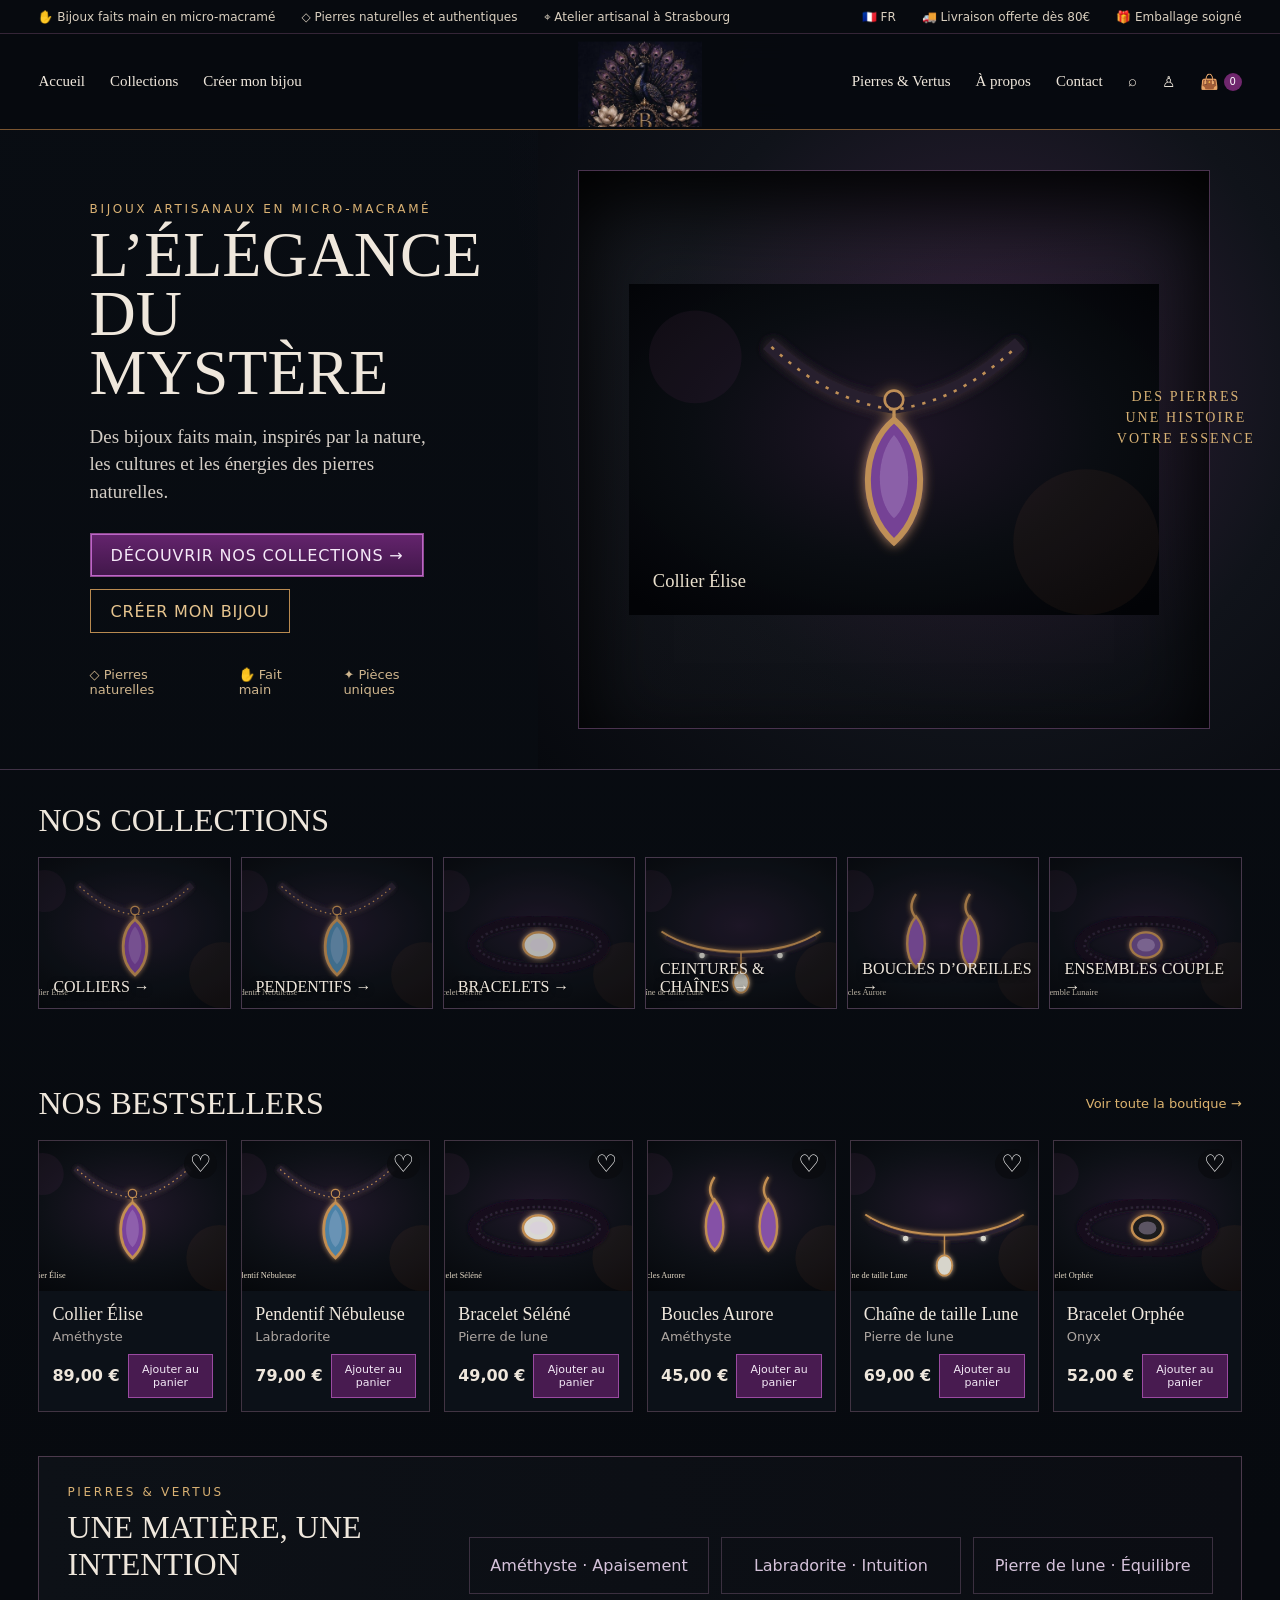
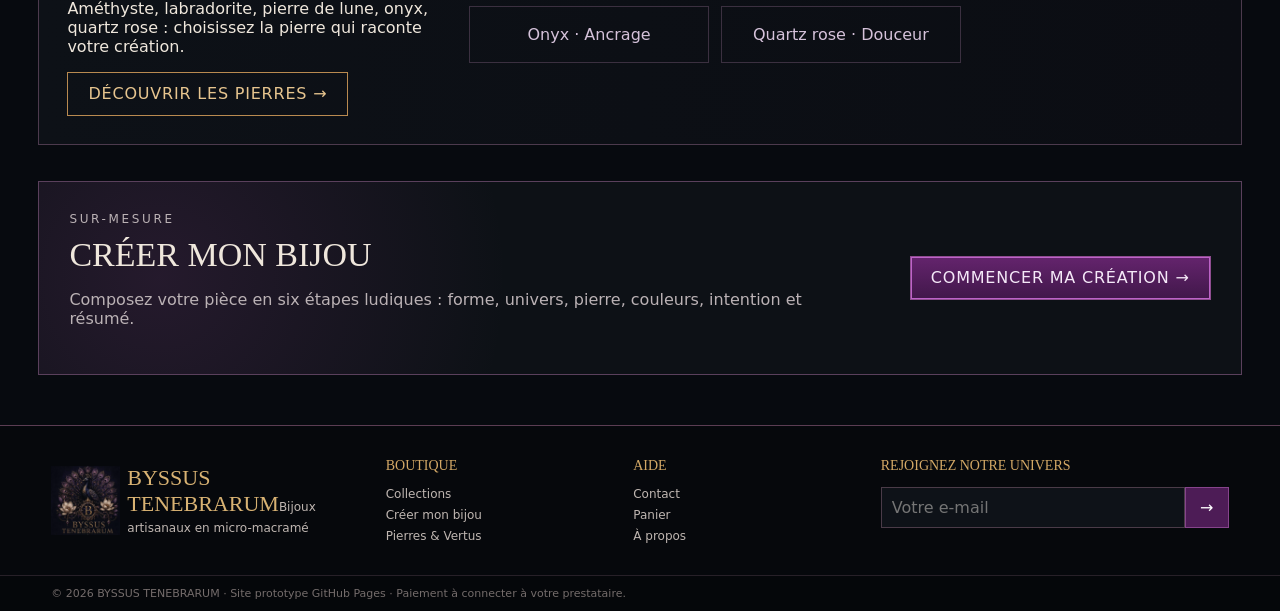
<file: index.html>
<!doctype html>
<html lang="fr">
<head>
<meta charset="utf-8">
<meta name="viewport" content="width=device-width,initial-scale=1">
<title>Accueil · Byssus Tenebrarum</title>
<meta name="description" content="Bijoux artisanaux en micro-macramé, pierres naturelles et créations personnalisées.">
<link rel="stylesheet" href="css/style.css">

</head>
<body>

<div class="utility">
  <span>✋ Bijoux faits main en micro-macramé</span>
  <span>◇ Pierres naturelles et authentiques</span>
  <span>⌖ Atelier artisanal à Strasbourg</span>
  <span class="spacer"></span>
  <span>🇫🇷 FR</span><span>🚚 Livraison offerte dès 80€</span><span>🎁 Emballage soigné</span>
</div>
<header class="site-header">
  <nav class="nav left-nav">
    <a href="index.html">Accueil</a>
    <a href="collections.html">Collections</a>
    <a href="creation.html">Créer mon bijou</a>
  </nav>
  <a class="brand" href="index.html" aria-label="Byssus Tenebrarum">
    <img src="assets/logo/byssus-tenebrarum-logo.jpg" alt="Logo Byssus Tenebrarum">
  </a>
  <nav class="nav right-nav">
    <a href="pierres.html">Pierres & Vertus</a>
    <a href="apropos.html">À propos</a>
    <a href="contact.html">Contact</a>
    <a href="collections.html" aria-label="Recherche">⌕</a>
    <a href="#" aria-label="Compte">♙</a>
    <a href="cart.html" class="cart-link" aria-label="Panier">👜 <b id="cartCount">0</b></a>
  </nav>
</header>

<main>
<section class="hero">
  <div class="hero-copy">
    <p class="eyebrow">BIJOUX ARTISANAUX EN MICRO-MACRAMÉ</p>
    <h1>L’élégance<br>du mystère</h1>
    <p>Des bijoux faits main, inspirés par la nature, les cultures et les énergies des pierres naturelles.</p>
    <div class="actions"><a class="btn primary" href="collections.html">Découvrir nos collections →</a><a class="btn ghost" href="creation.html">Créer mon bijou</a></div>
    <div class="trust-row"><span>◇ Pierres naturelles</span><span>✋ Fait main</span><span>✦ Pièces uniques</span></div>
  </div>
  <div class="hero-art">
    <div class="jewel-stage"><img src="assets/products/collier-elise.svg" alt="Collier Élise"></div>
    <div class="motto">DES PIERRES<br>UNE HISTOIRE<br>VOTRE ESSENCE</div>
  </div>
</section>

<section class="section">
  <div class="section-title"><h2>Nos collections</h2></div>
  <div class="category-grid">
    <a class="category-card" href="collections.html?cat=Colliers"><img src="assets/products/collier-elise.svg"><span>Colliers →</span></a>
    <a class="category-card" href="collections.html?cat=Pendentifs"><img src="assets/products/pendentif-nebuleuse.svg"><span>Pendentifs →</span></a>
    <a class="category-card" href="collections.html?cat=Bracelets"><img src="assets/products/bracelet-solene.svg"><span>Bracelets →</span></a>
    <a class="category-card" href="collections.html?cat=Ceintures"><img src="assets/products/chaine-lune.svg"><span>Ceintures & chaînes →</span></a>
    <a class="category-card" href="collections.html?cat=Boucles"><img src="assets/products/boucles-aurore.svg"><span>Boucles d’oreilles →</span></a>
    <a class="category-card" href="collections.html?cat=Couple"><img src="assets/products/ensemble-lunaire.svg"><span>Ensembles couple →</span></a>
  </div>
</section>

<section class="section">
  <div class="section-title"><h2>Nos bestsellers</h2><a href="collections.html">Voir toute la boutique →</a></div>
  <div id="homeProducts" class="product-grid compact"></div>
</section>

<section class="stones-band">
  <div><p class="eyebrow">PIERRES & VERTUS</p><h2>Une matière, une intention</h2><p>Améthyste, labradorite, pierre de lune, onyx, quartz rose : choisissez la pierre qui raconte votre création.</p><a class="btn ghost" href="pierres.html">Découvrir les pierres →</a></div>
  <div class="stone-pills"><span>Améthyste · Apaisement</span><span>Labradorite · Intuition</span><span>Pierre de lune · Équilibre</span><span>Onyx · Ancrage</span><span>Quartz rose · Douceur</span></div>
</section>

<section class="custom-cta">
  <div><p class="eyebrow">SUR-MESURE</p><h2>Créer mon bijou</h2><p>Composez votre pièce en six étapes ludiques : forme, univers, pierre, couleurs, intention et résumé.</p></div>
  <a class="btn primary" href="creation.html">Commencer ma création →</a>
</section>
</main>

<footer class="footer">
  <div class="footer-brand">
    <img src="assets/logo/byssus-tenebrarum-logo.jpg" alt="">
    <div><strong>BYSSUS TENEBRARUM</strong><small>Bijoux artisanaux en micro-macramé</small></div>
  </div>
  <div><h4>Boutique</h4><a href="collections.html">Collections</a><a href="creation.html">Créer mon bijou</a><a href="pierres.html">Pierres & Vertus</a></div>
  <div><h4>Aide</h4><a href="contact.html">Contact</a><a href="cart.html">Panier</a><a href="apropos.html">À propos</a></div>
  <div><h4>Rejoignez notre univers</h4><form class="newsletter" onsubmit="event.preventDefault(); alert('Merci ! Votre inscription a été prise en compte.');"><input type="email" placeholder="Votre e-mail" required><button>→</button></form></div>
</footer>
<div class="legal">© 2026 BYSSUS TENEBRARUM · Site prototype GitHub Pages · Paiement à connecter à votre prestataire.</div>

<script src="js/main.js"></script>
<script src="js/cart.js"></script>
<script src="js/home.js"></script>
</body>
</html>
</file>
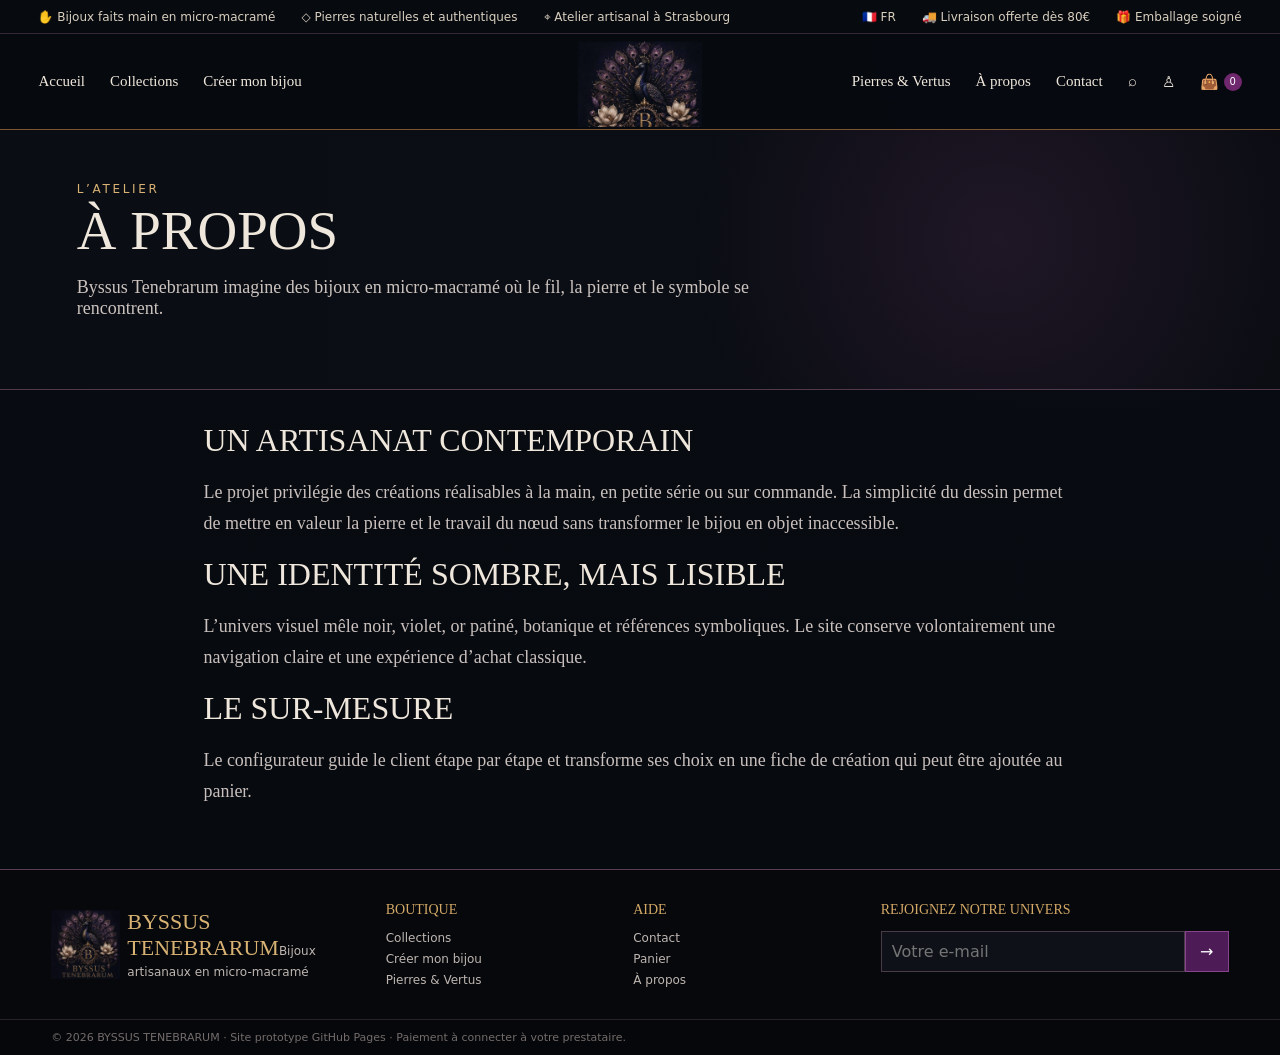
<file: apropos.html>
<!doctype html>
<html lang="fr">
<head>
<meta charset="utf-8">
<meta name="viewport" content="width=device-width,initial-scale=1">
<title>À propos · Byssus Tenebrarum</title>
<meta name="description" content="Bijoux artisanaux en micro-macramé, pierres naturelles et créations personnalisées.">
<link rel="stylesheet" href="css/style.css">

</head>
<body>

<div class="utility">
  <span>✋ Bijoux faits main en micro-macramé</span>
  <span>◇ Pierres naturelles et authentiques</span>
  <span>⌖ Atelier artisanal à Strasbourg</span>
  <span class="spacer"></span>
  <span>🇫🇷 FR</span><span>🚚 Livraison offerte dès 80€</span><span>🎁 Emballage soigné</span>
</div>
<header class="site-header">
  <nav class="nav left-nav">
    <a href="index.html">Accueil</a>
    <a href="collections.html">Collections</a>
    <a href="creation.html">Créer mon bijou</a>
  </nav>
  <a class="brand" href="index.html" aria-label="Byssus Tenebrarum">
    <img src="assets/logo/byssus-tenebrarum-logo.jpg" alt="Logo Byssus Tenebrarum">
  </a>
  <nav class="nav right-nav">
    <a href="pierres.html">Pierres & Vertus</a>
    <a href="apropos.html">À propos</a>
    <a href="contact.html">Contact</a>
    <a href="collections.html" aria-label="Recherche">⌕</a>
    <a href="#" aria-label="Compte">♙</a>
    <a href="cart.html" class="cart-link" aria-label="Panier">👜 <b id="cartCount">0</b></a>
  </nav>
</header>

<main>
<section class="page-hero"><div><p class="eyebrow">L’ATELIER</p><h1>À propos</h1><p>Byssus Tenebrarum imagine des bijoux en micro-macramé où le fil, la pierre et le symbole se rencontrent.</p></div></section>
<section class="section prose">
<h2>Un artisanat contemporain</h2>
<p>Le projet privilégie des créations réalisables à la main, en petite série ou sur commande. La simplicité du dessin permet de mettre en valeur la pierre et le travail du nœud sans transformer le bijou en objet inaccessible.</p>
<h2>Une identité sombre, mais lisible</h2>
<p>L’univers visuel mêle noir, violet, or patiné, botanique et références symboliques. Le site conserve volontairement une navigation claire et une expérience d’achat classique.</p>
<h2>Le sur-mesure</h2>
<p>Le configurateur guide le client étape par étape et transforme ses choix en une fiche de création qui peut être ajoutée au panier.</p>
</section>
</main>

<footer class="footer">
  <div class="footer-brand">
    <img src="assets/logo/byssus-tenebrarum-logo.jpg" alt="">
    <div><strong>BYSSUS TENEBRARUM</strong><small>Bijoux artisanaux en micro-macramé</small></div>
  </div>
  <div><h4>Boutique</h4><a href="collections.html">Collections</a><a href="creation.html">Créer mon bijou</a><a href="pierres.html">Pierres & Vertus</a></div>
  <div><h4>Aide</h4><a href="contact.html">Contact</a><a href="cart.html">Panier</a><a href="apropos.html">À propos</a></div>
  <div><h4>Rejoignez notre univers</h4><form class="newsletter" onsubmit="event.preventDefault(); alert('Merci ! Votre inscription a été prise en compte.');"><input type="email" placeholder="Votre e-mail" required><button>→</button></form></div>
</footer>
<div class="legal">© 2026 BYSSUS TENEBRARUM · Site prototype GitHub Pages · Paiement à connecter à votre prestataire.</div>

<script src="js/main.js"></script>
<script src="js/cart.js"></script>

</body>
</html>
</file>
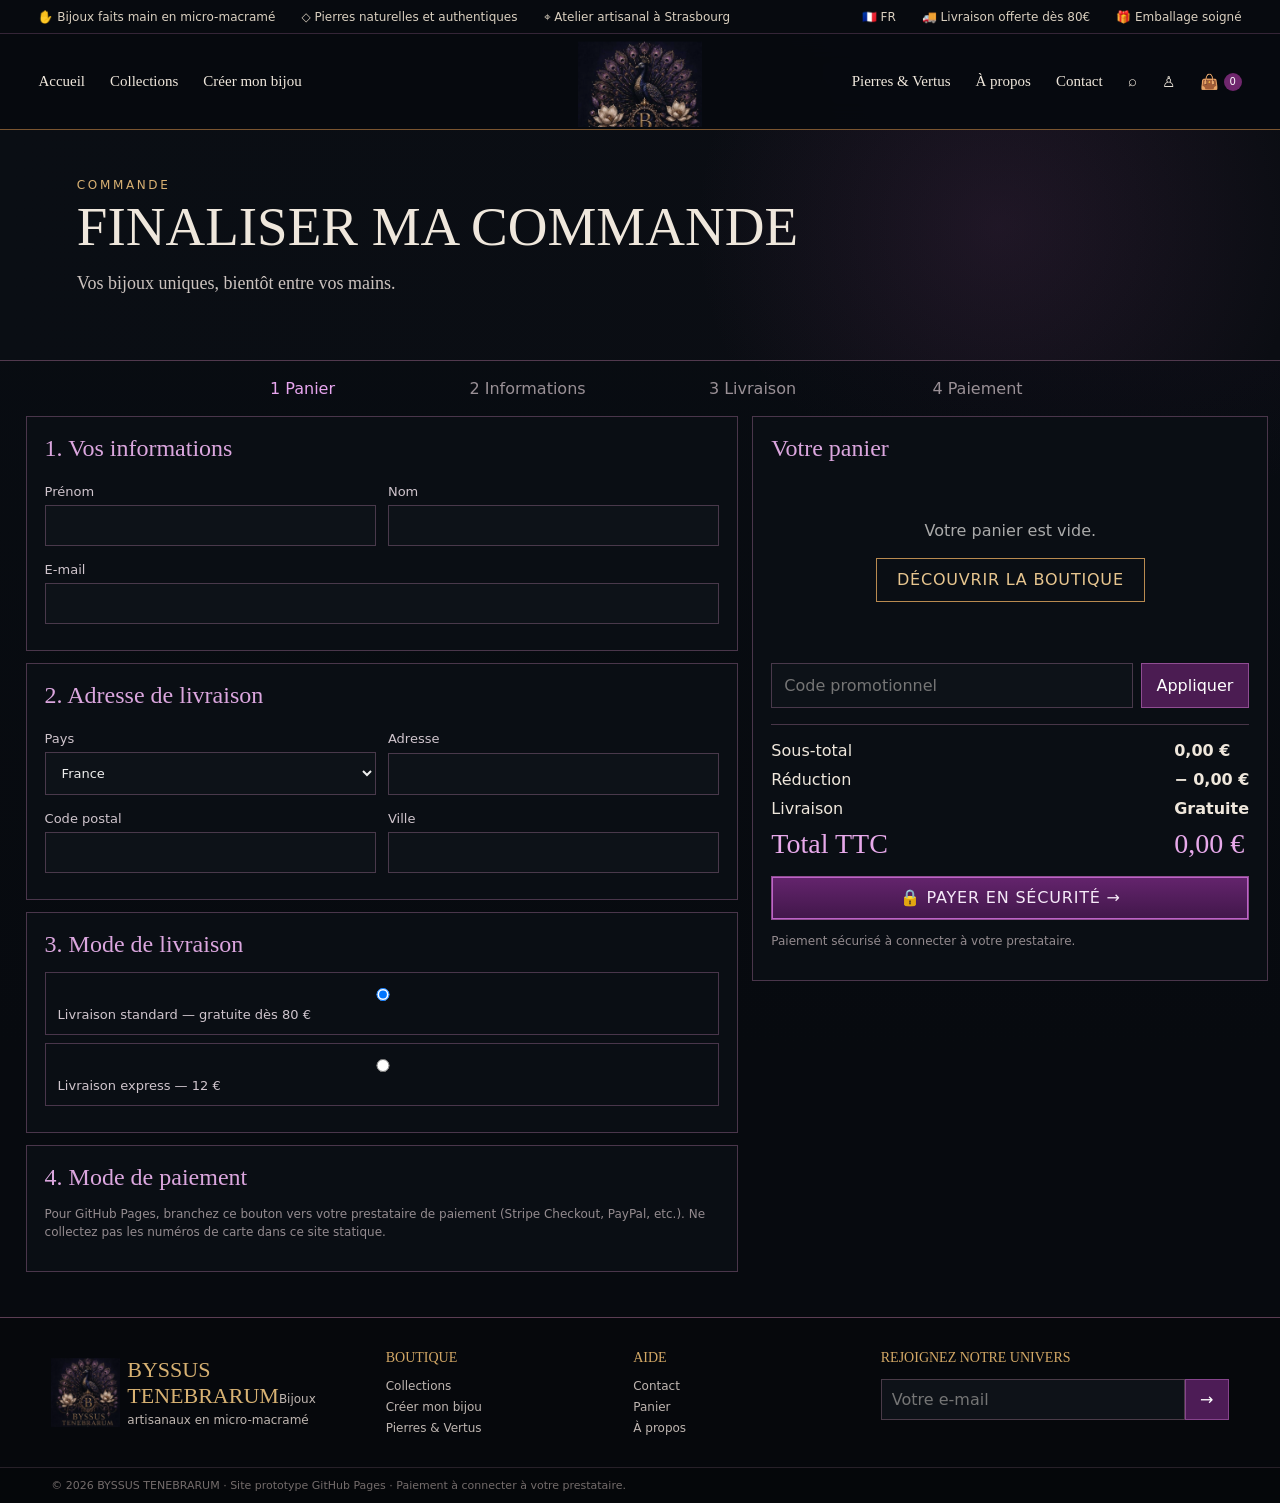
<file: cart.html>
<!doctype html>
<html lang="fr">
<head>
<meta charset="utf-8">
<meta name="viewport" content="width=device-width,initial-scale=1">
<title>Panier · Byssus Tenebrarum</title>
<meta name="description" content="Bijoux artisanaux en micro-macramé, pierres naturelles et créations personnalisées.">
<link rel="stylesheet" href="css/style.css">

</head>
<body>

<div class="utility">
  <span>✋ Bijoux faits main en micro-macramé</span>
  <span>◇ Pierres naturelles et authentiques</span>
  <span>⌖ Atelier artisanal à Strasbourg</span>
  <span class="spacer"></span>
  <span>🇫🇷 FR</span><span>🚚 Livraison offerte dès 80€</span><span>🎁 Emballage soigné</span>
</div>
<header class="site-header">
  <nav class="nav left-nav">
    <a href="index.html">Accueil</a>
    <a href="collections.html">Collections</a>
    <a href="creation.html">Créer mon bijou</a>
  </nav>
  <a class="brand" href="index.html" aria-label="Byssus Tenebrarum">
    <img src="assets/logo/byssus-tenebrarum-logo.jpg" alt="Logo Byssus Tenebrarum">
  </a>
  <nav class="nav right-nav">
    <a href="pierres.html">Pierres & Vertus</a>
    <a href="apropos.html">À propos</a>
    <a href="contact.html">Contact</a>
    <a href="collections.html" aria-label="Recherche">⌕</a>
    <a href="#" aria-label="Compte">♙</a>
    <a href="cart.html" class="cart-link" aria-label="Panier">👜 <b id="cartCount">0</b></a>
  </nav>
</header>

<main>
<section class="page-hero checkout-title">
  <div><p class="eyebrow">COMMANDE</p><h1>Finaliser ma commande</h1><p>Vos bijoux uniques, bientôt entre vos mains.</p></div>
</section>
<div class="checkout-stepper"><span class="active">1 Panier</span><span>2 Informations</span><span>3 Livraison</span><span>4 Paiement</span></div>
<section class="checkout-grid">
  <div class="checkout-form">
    <div class="checkout-block"><h3>1. Vos informations</h3><div class="two-col"><label>Prénom<input id="firstName"></label><label>Nom<input id="lastName"></label></div><label>E-mail<input type="email" id="email"></label></div>
    <div class="checkout-block"><h3>2. Adresse de livraison</h3><div class="two-col"><label>Pays<select><option>France</option></select></label><label>Adresse<input id="address"></label></div><div class="two-col"><label>Code postal<input id="zip"></label><label>Ville<input id="city"></label></div></div>
    <div class="checkout-block"><h3>3. Mode de livraison</h3><label class="radio-line"><input type="radio" name="shipping" checked> Livraison standard — gratuite dès 80 €</label><label class="radio-line"><input type="radio" name="shipping"> Livraison express — 12 €</label></div>
    <div class="checkout-block"><h3>4. Mode de paiement</h3><p class="note">Pour GitHub Pages, branchez ce bouton vers votre prestataire de paiement (Stripe Checkout, PayPal, etc.). Ne collectez pas les numéros de carte dans ce site statique.</p></div>
  </div>
  <aside class="order-summary">
    <h2>Votre panier</h2>
    <div id="cartItems"></div>
    <div class="promo"><input id="promoCode" placeholder="Code promotionnel"><button id="applyPromo">Appliquer</button></div>
    <div class="totals"><span>Sous-total</span><b id="subtotal">0,00 €</b><span>Réduction</span><b id="discount">0,00 €</b><span>Livraison</span><b id="shippingCost">Gratuite</b><span class="total-label">Total TTC</span><strong id="grandTotal">0,00 €</strong></div>
    <button class="btn primary full" id="checkoutButton">🔒 Payer en sécurité →</button>
    <p class="micro">Paiement sécurisé à connecter à votre prestataire.</p>
  </aside>
</section>
</main>

<footer class="footer">
  <div class="footer-brand">
    <img src="assets/logo/byssus-tenebrarum-logo.jpg" alt="">
    <div><strong>BYSSUS TENEBRARUM</strong><small>Bijoux artisanaux en micro-macramé</small></div>
  </div>
  <div><h4>Boutique</h4><a href="collections.html">Collections</a><a href="creation.html">Créer mon bijou</a><a href="pierres.html">Pierres & Vertus</a></div>
  <div><h4>Aide</h4><a href="contact.html">Contact</a><a href="cart.html">Panier</a><a href="apropos.html">À propos</a></div>
  <div><h4>Rejoignez notre univers</h4><form class="newsletter" onsubmit="event.preventDefault(); alert('Merci ! Votre inscription a été prise en compte.');"><input type="email" placeholder="Votre e-mail" required><button>→</button></form></div>
</footer>
<div class="legal">© 2026 BYSSUS TENEBRARUM · Site prototype GitHub Pages · Paiement à connecter à votre prestataire.</div>

<script src="js/main.js"></script>
<script src="js/cart.js"></script>
<script src="js/checkout.js"></script>
</body>
</html>
</file>
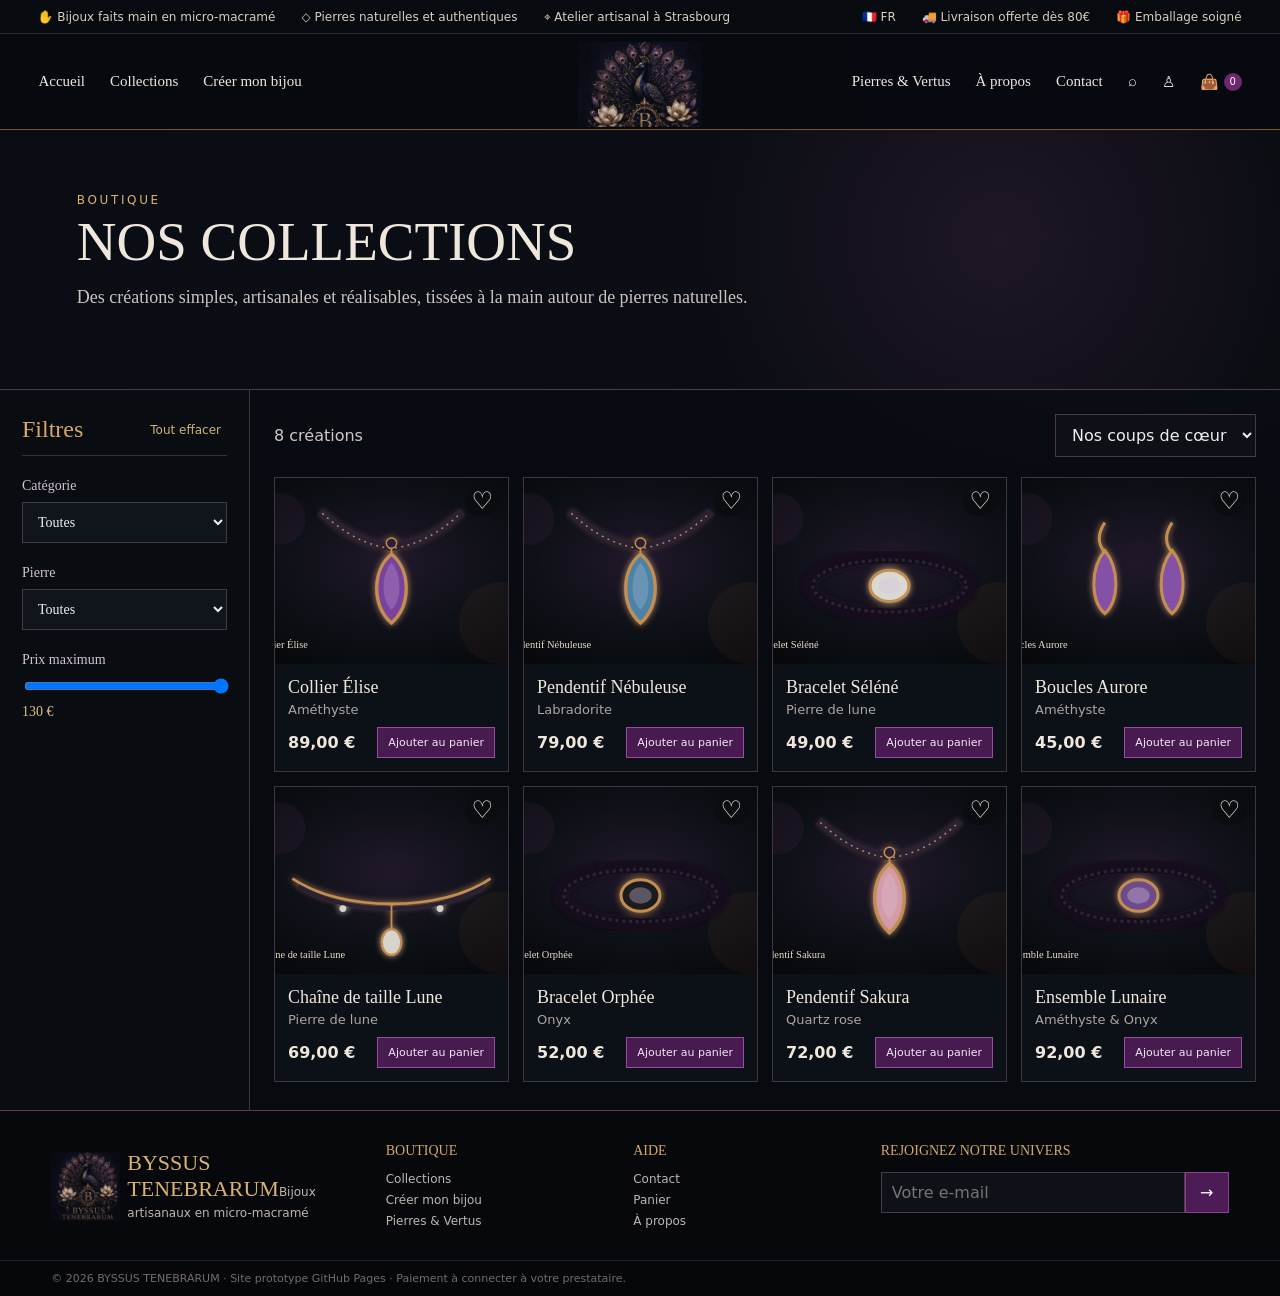
<file: collections.html>
<!doctype html>
<html lang="fr">
<head>
<meta charset="utf-8">
<meta name="viewport" content="width=device-width,initial-scale=1">
<title>Collections · Byssus Tenebrarum</title>
<meta name="description" content="Bijoux artisanaux en micro-macramé, pierres naturelles et créations personnalisées.">
<link rel="stylesheet" href="css/style.css">

</head>
<body>

<div class="utility">
  <span>✋ Bijoux faits main en micro-macramé</span>
  <span>◇ Pierres naturelles et authentiques</span>
  <span>⌖ Atelier artisanal à Strasbourg</span>
  <span class="spacer"></span>
  <span>🇫🇷 FR</span><span>🚚 Livraison offerte dès 80€</span><span>🎁 Emballage soigné</span>
</div>
<header class="site-header">
  <nav class="nav left-nav">
    <a href="index.html">Accueil</a>
    <a href="collections.html">Collections</a>
    <a href="creation.html">Créer mon bijou</a>
  </nav>
  <a class="brand" href="index.html" aria-label="Byssus Tenebrarum">
    <img src="assets/logo/byssus-tenebrarum-logo.jpg" alt="Logo Byssus Tenebrarum">
  </a>
  <nav class="nav right-nav">
    <a href="pierres.html">Pierres & Vertus</a>
    <a href="apropos.html">À propos</a>
    <a href="contact.html">Contact</a>
    <a href="collections.html" aria-label="Recherche">⌕</a>
    <a href="#" aria-label="Compte">♙</a>
    <a href="cart.html" class="cart-link" aria-label="Panier">👜 <b id="cartCount">0</b></a>
  </nav>
</header>

<main>
<section class="page-hero">
  <div><p class="eyebrow">BOUTIQUE</p><h1>Nos collections</h1><p>Des créations simples, artisanales et réalisables, tissées à la main autour de pierres naturelles.</p></div>
</section>
<section class="catalog">
  <aside class="filters">
    <div class="filter-head"><h3>Filtres</h3><button id="clearFilters">Tout effacer</button></div>
    <label>Catégorie<select id="categoryFilter"><option value="">Toutes</option><option>Colliers</option><option>Pendentifs</option><option>Bracelets</option><option>Boucles d’oreilles</option><option>Ceintures & chaînes</option><option>Ensembles couple</option></select></label>
    <label>Pierre<select id="stoneFilter"><option value="">Toutes</option><option>Améthyste</option><option>Labradorite</option><option>Pierre de lune</option><option>Onyx</option><option>Quartz rose</option></select></label>
    <label>Prix maximum <input id="priceFilter" type="range" min="40" max="130" value="130"><output id="priceOutput">130 €</output></label>
  </aside>
  <div class="catalog-main">
    <div class="catalog-tools"><span id="resultsCount"></span><select id="sortSelect"><option value="featured">Nos coups de cœur</option><option value="priceAsc">Prix croissant</option><option value="priceDesc">Prix décroissant</option></select></div>
    <div id="productGrid" class="product-grid"></div>
  </div>
</section>
</main>

<footer class="footer">
  <div class="footer-brand">
    <img src="assets/logo/byssus-tenebrarum-logo.jpg" alt="">
    <div><strong>BYSSUS TENEBRARUM</strong><small>Bijoux artisanaux en micro-macramé</small></div>
  </div>
  <div><h4>Boutique</h4><a href="collections.html">Collections</a><a href="creation.html">Créer mon bijou</a><a href="pierres.html">Pierres & Vertus</a></div>
  <div><h4>Aide</h4><a href="contact.html">Contact</a><a href="cart.html">Panier</a><a href="apropos.html">À propos</a></div>
  <div><h4>Rejoignez notre univers</h4><form class="newsletter" onsubmit="event.preventDefault(); alert('Merci ! Votre inscription a été prise en compte.');"><input type="email" placeholder="Votre e-mail" required><button>→</button></form></div>
</footer>
<div class="legal">© 2026 BYSSUS TENEBRARUM · Site prototype GitHub Pages · Paiement à connecter à votre prestataire.</div>

<script src="js/main.js"></script>
<script src="js/cart.js"></script>
<script src="js/collections.js"></script>
</body>
</html>
</file>
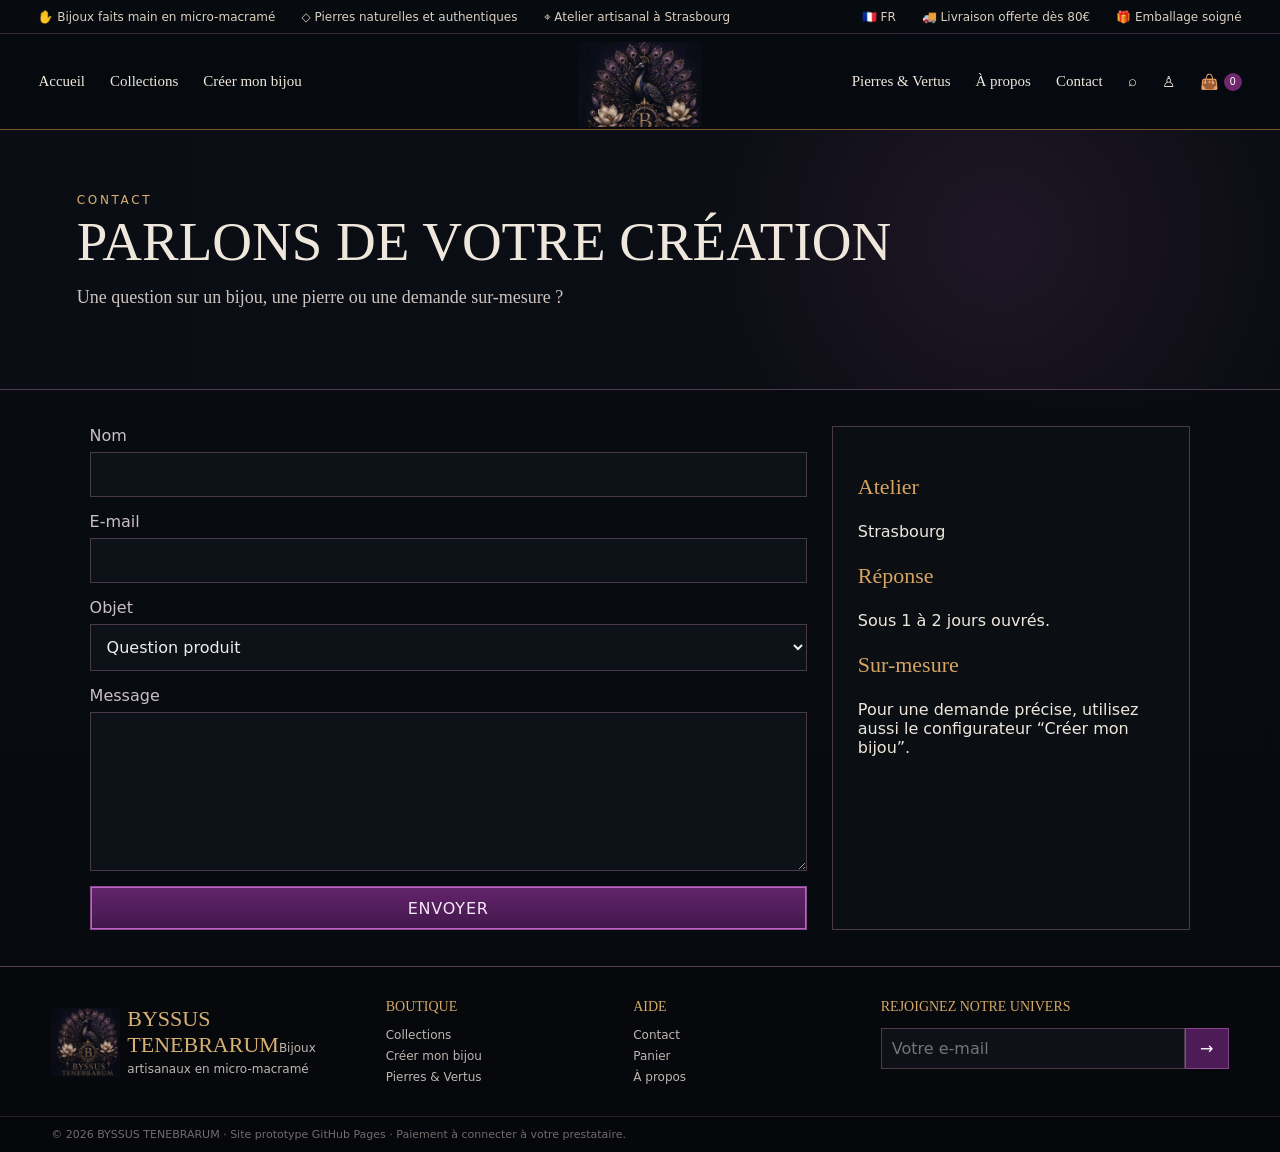
<file: contact.html>
<!doctype html>
<html lang="fr">
<head>
<meta charset="utf-8">
<meta name="viewport" content="width=device-width,initial-scale=1">
<title>Contact · Byssus Tenebrarum</title>
<meta name="description" content="Bijoux artisanaux en micro-macramé, pierres naturelles et créations personnalisées.">
<link rel="stylesheet" href="css/style.css">

</head>
<body>

<div class="utility">
  <span>✋ Bijoux faits main en micro-macramé</span>
  <span>◇ Pierres naturelles et authentiques</span>
  <span>⌖ Atelier artisanal à Strasbourg</span>
  <span class="spacer"></span>
  <span>🇫🇷 FR</span><span>🚚 Livraison offerte dès 80€</span><span>🎁 Emballage soigné</span>
</div>
<header class="site-header">
  <nav class="nav left-nav">
    <a href="index.html">Accueil</a>
    <a href="collections.html">Collections</a>
    <a href="creation.html">Créer mon bijou</a>
  </nav>
  <a class="brand" href="index.html" aria-label="Byssus Tenebrarum">
    <img src="assets/logo/byssus-tenebrarum-logo.jpg" alt="Logo Byssus Tenebrarum">
  </a>
  <nav class="nav right-nav">
    <a href="pierres.html">Pierres & Vertus</a>
    <a href="apropos.html">À propos</a>
    <a href="contact.html">Contact</a>
    <a href="collections.html" aria-label="Recherche">⌕</a>
    <a href="#" aria-label="Compte">♙</a>
    <a href="cart.html" class="cart-link" aria-label="Panier">👜 <b id="cartCount">0</b></a>
  </nav>
</header>

<main>
<section class="page-hero"><div><p class="eyebrow">CONTACT</p><h1>Parlons de votre création</h1><p>Une question sur un bijou, une pierre ou une demande sur-mesure ?</p></div></section>
<section class="contact-layout">
<form class="contact-form" onsubmit="event.preventDefault(); this.reset(); alert('Message prêt à être envoyé — connectez ce formulaire à votre service e-mail.');">
<label>Nom<input required></label><label>E-mail<input type="email" required></label>
<label>Objet<select><option>Question produit</option><option>Création sur-mesure</option><option>Commande</option><option>Autre</option></select></label>
<label>Message<textarea rows="7" required></textarea></label>
<button class="btn primary">Envoyer</button>
</form>
<div class="contact-card"><h3>Atelier</h3><p>Strasbourg</p><h3>Réponse</h3><p>Sous 1 à 2 jours ouvrés.</p><h3>Sur-mesure</h3><p>Pour une demande précise, utilisez aussi le configurateur “Créer mon bijou”.</p></div>
</section>
</main>

<footer class="footer">
  <div class="footer-brand">
    <img src="assets/logo/byssus-tenebrarum-logo.jpg" alt="">
    <div><strong>BYSSUS TENEBRARUM</strong><small>Bijoux artisanaux en micro-macramé</small></div>
  </div>
  <div><h4>Boutique</h4><a href="collections.html">Collections</a><a href="creation.html">Créer mon bijou</a><a href="pierres.html">Pierres & Vertus</a></div>
  <div><h4>Aide</h4><a href="contact.html">Contact</a><a href="cart.html">Panier</a><a href="apropos.html">À propos</a></div>
  <div><h4>Rejoignez notre univers</h4><form class="newsletter" onsubmit="event.preventDefault(); alert('Merci ! Votre inscription a été prise en compte.');"><input type="email" placeholder="Votre e-mail" required><button>→</button></form></div>
</footer>
<div class="legal">© 2026 BYSSUS TENEBRARUM · Site prototype GitHub Pages · Paiement à connecter à votre prestataire.</div>

<script src="js/main.js"></script>
<script src="js/cart.js"></script>

</body>
</html>
</file>
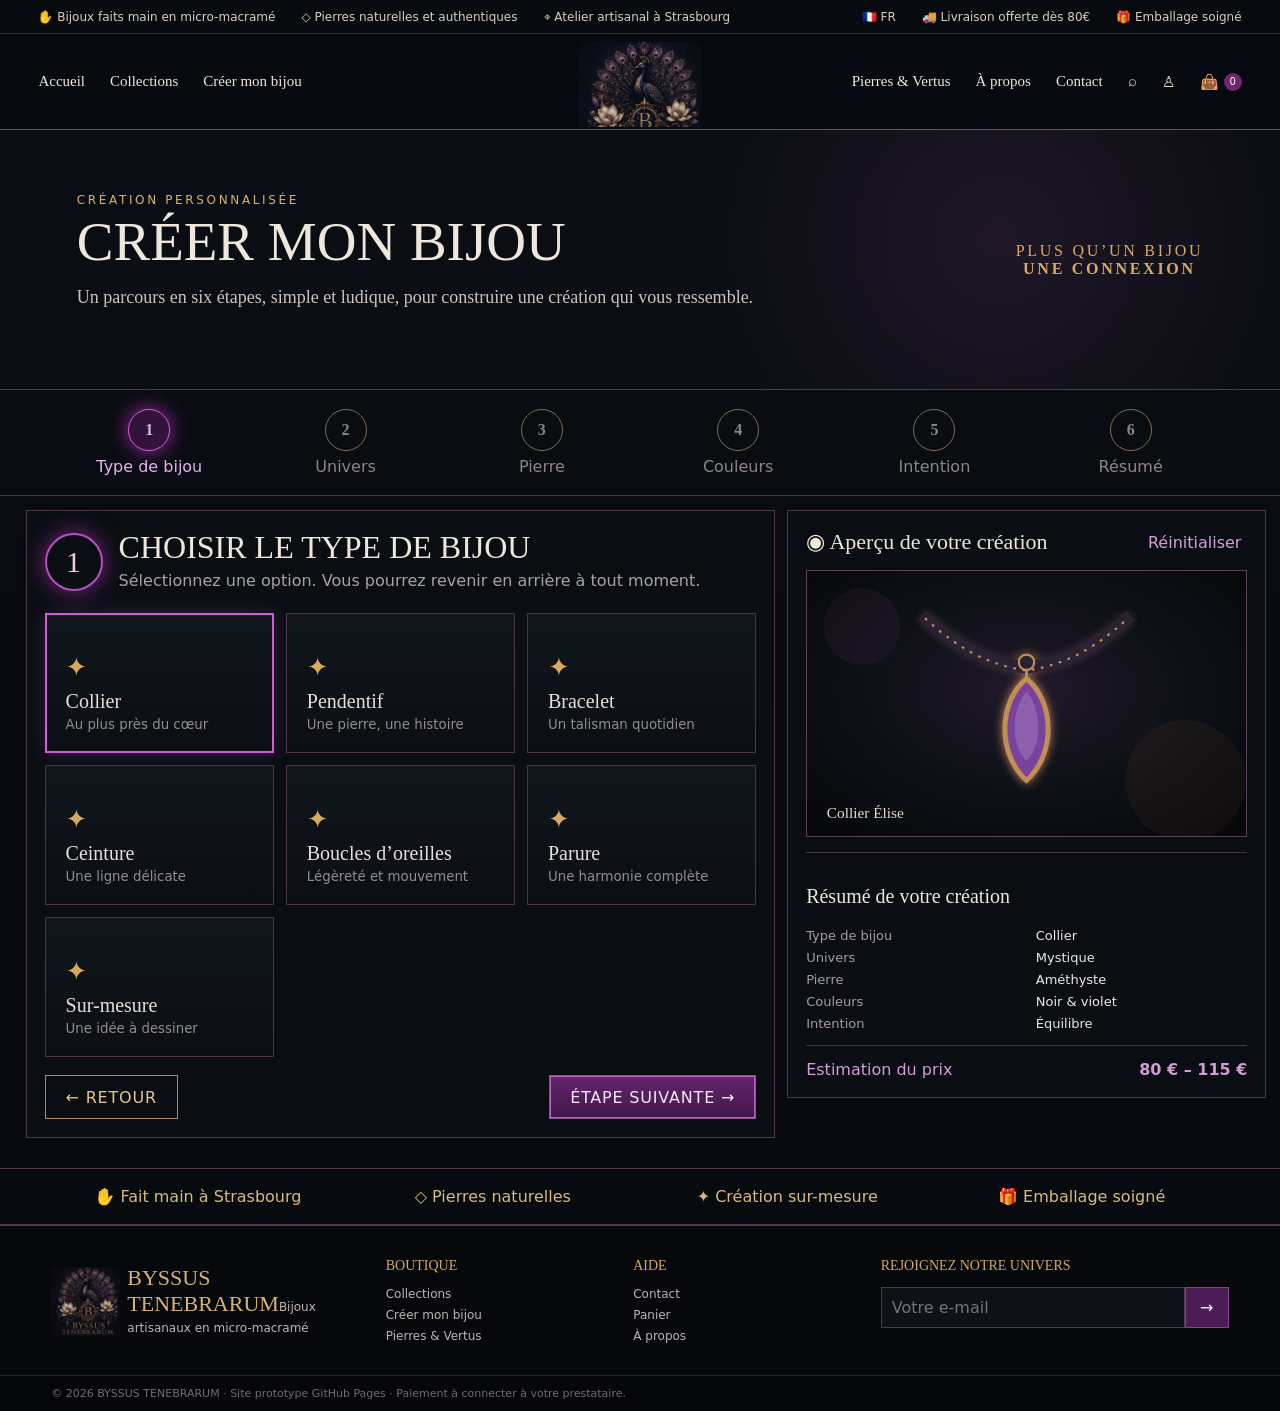
<file: creation.html>
<!doctype html>
<html lang="fr">
<head>
<meta charset="utf-8">
<meta name="viewport" content="width=device-width,initial-scale=1">
<title>Créer mon bijou · Byssus Tenebrarum</title>
<meta name="description" content="Bijoux artisanaux en micro-macramé, pierres naturelles et créations personnalisées.">
<link rel="stylesheet" href="css/style.css">

</head>
<body>

<div class="utility">
  <span>✋ Bijoux faits main en micro-macramé</span>
  <span>◇ Pierres naturelles et authentiques</span>
  <span>⌖ Atelier artisanal à Strasbourg</span>
  <span class="spacer"></span>
  <span>🇫🇷 FR</span><span>🚚 Livraison offerte dès 80€</span><span>🎁 Emballage soigné</span>
</div>
<header class="site-header">
  <nav class="nav left-nav">
    <a href="index.html">Accueil</a>
    <a href="collections.html">Collections</a>
    <a href="creation.html">Créer mon bijou</a>
  </nav>
  <a class="brand" href="index.html" aria-label="Byssus Tenebrarum">
    <img src="assets/logo/byssus-tenebrarum-logo.jpg" alt="Logo Byssus Tenebrarum">
  </a>
  <nav class="nav right-nav">
    <a href="pierres.html">Pierres & Vertus</a>
    <a href="apropos.html">À propos</a>
    <a href="contact.html">Contact</a>
    <a href="collections.html" aria-label="Recherche">⌕</a>
    <a href="#" aria-label="Compte">♙</a>
    <a href="cart.html" class="cart-link" aria-label="Panier">👜 <b id="cartCount">0</b></a>
  </nav>
</header>

<main>
<section class="creation-hero">
  <div><p class="eyebrow">CRÉATION PERSONNALISÉE</p><h1>Créer mon bijou</h1><p>Un parcours en six étapes, simple et ludique, pour construire une création qui vous ressemble.</p></div>
  <div class="atelier-note">PLUS QU’UN BIJOU<br><strong>UNE CONNEXION</strong></div>
</section>

<div class="stepper" id="stepper">
  <button data-step="1" class="active"><b>1</b><span>Type de bijou</span></button>
  <button data-step="2"><b>2</b><span>Univers</span></button>
  <button data-step="3"><b>3</b><span>Pierre</span></button>
  <button data-step="4"><b>4</b><span>Couleurs</span></button>
  <button data-step="5"><b>5</b><span>Intention</span></button>
  <button data-step="6"><b>6</b><span>Résumé</span></button>
</div>

<section class="creator-layout">
  <div class="creator-panel">
    <div id="creatorStep"></div>
    <div class="creator-nav"><button class="btn ghost" id="prevStep">← Retour</button><button class="btn primary" id="nextStep">Étape suivante →</button></div>
  </div>
  <aside class="creator-preview">
    <div class="preview-head"><h3>◉ Aperçu de votre création</h3><button id="resetCreator">Réinitialiser</button></div>
    <div class="preview-art"><img id="previewImage" src="assets/products/collier-elise.svg" alt="Aperçu"></div>
    <div class="summary-box">
      <h3>Résumé de votre création</h3>
      <dl id="creatorSummary"></dl>
      <div class="estimate"><span>Estimation du prix</span><strong id="creatorPrice">80 € – 110 €</strong></div>
    </div>
  </aside>
</section>
<section class="creator-benefits"><span>✋ Fait main à Strasbourg</span><span>◇ Pierres naturelles</span><span>✦ Création sur-mesure</span><span>🎁 Emballage soigné</span></section>
</main>

<footer class="footer">
  <div class="footer-brand">
    <img src="assets/logo/byssus-tenebrarum-logo.jpg" alt="">
    <div><strong>BYSSUS TENEBRARUM</strong><small>Bijoux artisanaux en micro-macramé</small></div>
  </div>
  <div><h4>Boutique</h4><a href="collections.html">Collections</a><a href="creation.html">Créer mon bijou</a><a href="pierres.html">Pierres & Vertus</a></div>
  <div><h4>Aide</h4><a href="contact.html">Contact</a><a href="cart.html">Panier</a><a href="apropos.html">À propos</a></div>
  <div><h4>Rejoignez notre univers</h4><form class="newsletter" onsubmit="event.preventDefault(); alert('Merci ! Votre inscription a été prise en compte.');"><input type="email" placeholder="Votre e-mail" required><button>→</button></form></div>
</footer>
<div class="legal">© 2026 BYSSUS TENEBRARUM · Site prototype GitHub Pages · Paiement à connecter à votre prestataire.</div>

<script src="js/main.js"></script>
<script src="js/cart.js"></script>
<script src="js/creator.js"></script>
</body>
</html>
</file>
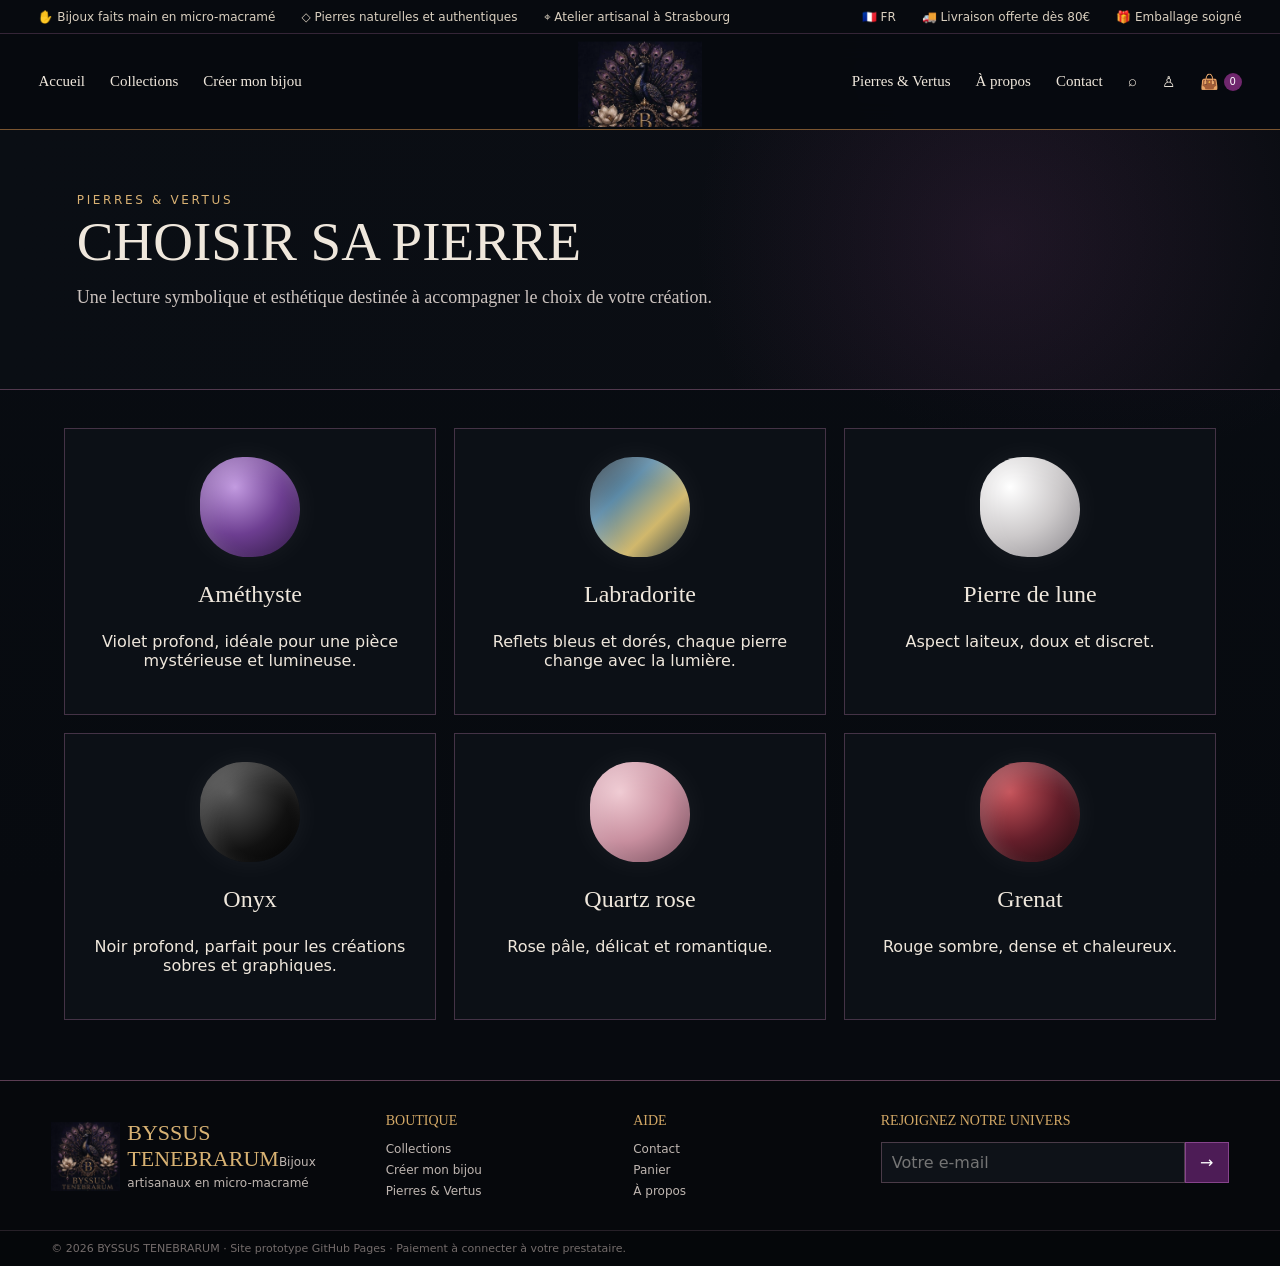
<file: pierres.html>
<!doctype html>
<html lang="fr">
<head>
<meta charset="utf-8">
<meta name="viewport" content="width=device-width,initial-scale=1">
<title>Pierres & Vertus · Byssus Tenebrarum</title>
<meta name="description" content="Bijoux artisanaux en micro-macramé, pierres naturelles et créations personnalisées.">
<link rel="stylesheet" href="css/style.css">

</head>
<body>

<div class="utility">
  <span>✋ Bijoux faits main en micro-macramé</span>
  <span>◇ Pierres naturelles et authentiques</span>
  <span>⌖ Atelier artisanal à Strasbourg</span>
  <span class="spacer"></span>
  <span>🇫🇷 FR</span><span>🚚 Livraison offerte dès 80€</span><span>🎁 Emballage soigné</span>
</div>
<header class="site-header">
  <nav class="nav left-nav">
    <a href="index.html">Accueil</a>
    <a href="collections.html">Collections</a>
    <a href="creation.html">Créer mon bijou</a>
  </nav>
  <a class="brand" href="index.html" aria-label="Byssus Tenebrarum">
    <img src="assets/logo/byssus-tenebrarum-logo.jpg" alt="Logo Byssus Tenebrarum">
  </a>
  <nav class="nav right-nav">
    <a href="pierres.html">Pierres & Vertus</a>
    <a href="apropos.html">À propos</a>
    <a href="contact.html">Contact</a>
    <a href="collections.html" aria-label="Recherche">⌕</a>
    <a href="#" aria-label="Compte">♙</a>
    <a href="cart.html" class="cart-link" aria-label="Panier">👜 <b id="cartCount">0</b></a>
  </nav>
</header>

<main>
<section class="page-hero"><div><p class="eyebrow">PIERRES & VERTUS</p><h1>Choisir sa pierre</h1><p>Une lecture symbolique et esthétique destinée à accompagner le choix de votre création.</p></div></section>
<section class="stone-grid">
  <article><i class="stone amethyst"></i><h3>Améthyste</h3><p>Violet profond, idéale pour une pièce mystérieuse et lumineuse.</p></article>
  <article><i class="stone labradorite"></i><h3>Labradorite</h3><p>Reflets bleus et dorés, chaque pierre change avec la lumière.</p></article>
  <article><i class="stone moon"></i><h3>Pierre de lune</h3><p>Aspect laiteux, doux et discret.</p></article>
  <article><i class="stone onyx"></i><h3>Onyx</h3><p>Noir profond, parfait pour les créations sobres et graphiques.</p></article>
  <article><i class="stone rose"></i><h3>Quartz rose</h3><p>Rose pâle, délicat et romantique.</p></article>
  <article><i class="stone garnet"></i><h3>Grenat</h3><p>Rouge sombre, dense et chaleureux.</p></article>
</section>
</main>

<footer class="footer">
  <div class="footer-brand">
    <img src="assets/logo/byssus-tenebrarum-logo.jpg" alt="">
    <div><strong>BYSSUS TENEBRARUM</strong><small>Bijoux artisanaux en micro-macramé</small></div>
  </div>
  <div><h4>Boutique</h4><a href="collections.html">Collections</a><a href="creation.html">Créer mon bijou</a><a href="pierres.html">Pierres & Vertus</a></div>
  <div><h4>Aide</h4><a href="contact.html">Contact</a><a href="cart.html">Panier</a><a href="apropos.html">À propos</a></div>
  <div><h4>Rejoignez notre univers</h4><form class="newsletter" onsubmit="event.preventDefault(); alert('Merci ! Votre inscription a été prise en compte.');"><input type="email" placeholder="Votre e-mail" required><button>→</button></form></div>
</footer>
<div class="legal">© 2026 BYSSUS TENEBRARUM · Site prototype GitHub Pages · Paiement à connecter à votre prestataire.</div>

<script src="js/main.js"></script>
<script src="js/cart.js"></script>

</body>
</html>
</file>
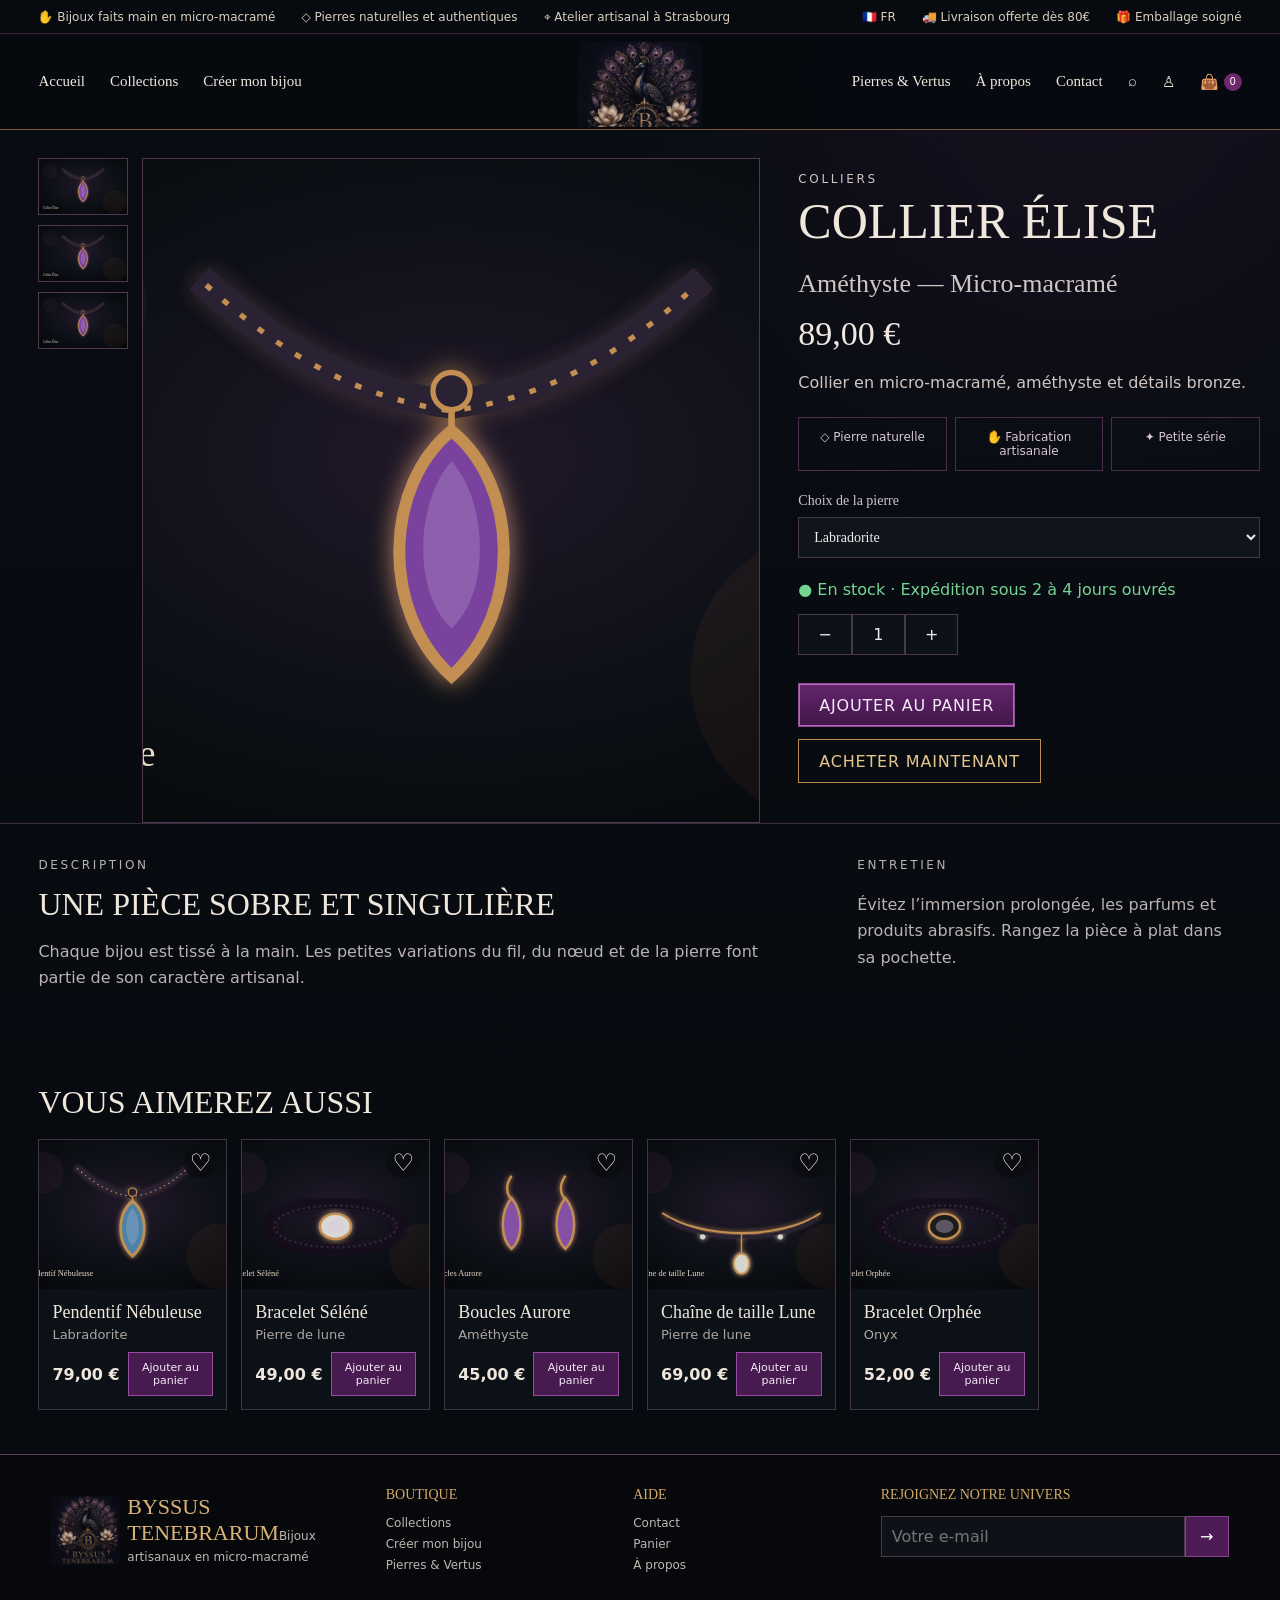
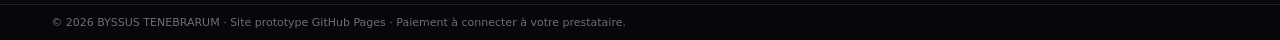
<file: product.html>
<!doctype html>
<html lang="fr">
<head>
<meta charset="utf-8">
<meta name="viewport" content="width=device-width,initial-scale=1">
<title>Produit · Byssus Tenebrarum</title>
<meta name="description" content="Bijoux artisanaux en micro-macramé, pierres naturelles et créations personnalisées.">
<link rel="stylesheet" href="css/style.css">

</head>
<body>

<div class="utility">
  <span>✋ Bijoux faits main en micro-macramé</span>
  <span>◇ Pierres naturelles et authentiques</span>
  <span>⌖ Atelier artisanal à Strasbourg</span>
  <span class="spacer"></span>
  <span>🇫🇷 FR</span><span>🚚 Livraison offerte dès 80€</span><span>🎁 Emballage soigné</span>
</div>
<header class="site-header">
  <nav class="nav left-nav">
    <a href="index.html">Accueil</a>
    <a href="collections.html">Collections</a>
    <a href="creation.html">Créer mon bijou</a>
  </nav>
  <a class="brand" href="index.html" aria-label="Byssus Tenebrarum">
    <img src="assets/logo/byssus-tenebrarum-logo.jpg" alt="Logo Byssus Tenebrarum">
  </a>
  <nav class="nav right-nav">
    <a href="pierres.html">Pierres & Vertus</a>
    <a href="apropos.html">À propos</a>
    <a href="contact.html">Contact</a>
    <a href="collections.html" aria-label="Recherche">⌕</a>
    <a href="#" aria-label="Compte">♙</a>
    <a href="cart.html" class="cart-link" aria-label="Panier">👜 <b id="cartCount">0</b></a>
  </nav>
</header>

<main>
<section id="productDetail" class="product-detail">
  <div class="product-gallery">
    <div class="thumbs" id="productThumbs"></div>
    <div class="main-product-image"><img id="productImage" alt=""></div>
  </div>
  <div class="product-info">
    <p class="eyebrow" id="productCategory"></p>
    <h1 id="productName"></h1>
    <p class="product-sub" id="productStone"></p>
    <div class="price" id="productPrice"></div>
    <p id="productDescription"></p>
    <div class="feature-row"><span>◇ Pierre naturelle</span><span>✋ Fabrication artisanale</span><span>✦ Petite série</span></div>
    <label class="field">Choix de la pierre
      <select id="productVariant"><option>Labradorite</option><option>Améthyste</option><option>Pierre de lune</option><option>Onyx</option><option>Quartz rose</option></select>
    </label>
    <div class="stock">● En stock · Expédition sous 2 à 4 jours ouvrés</div>
    <div class="qty-row"><button id="minusQty">−</button><span id="qtyValue">1</span><button id="plusQty">+</button></div>
    <div class="actions"><button class="btn primary" id="addDetailToCart">Ajouter au panier</button><button class="btn ghost" id="buyNow">Acheter maintenant</button></div>
  </div>
</section>
<section class="section split-info">
  <div><p class="eyebrow">DESCRIPTION</p><h2>Une pièce sobre et singulière</h2><p>Chaque bijou est tissé à la main. Les petites variations du fil, du nœud et de la pierre font partie de son caractère artisanal.</p></div>
  <div><p class="eyebrow">ENTRETIEN</p><p>Évitez l’immersion prolongée, les parfums et produits abrasifs. Rangez la pièce à plat dans sa pochette.</p></div>
</section>
<section class="section"><div class="section-title"><h2>Vous aimerez aussi</h2></div><div id="relatedProducts" class="product-grid compact"></div></section>
</main>

<footer class="footer">
  <div class="footer-brand">
    <img src="assets/logo/byssus-tenebrarum-logo.jpg" alt="">
    <div><strong>BYSSUS TENEBRARUM</strong><small>Bijoux artisanaux en micro-macramé</small></div>
  </div>
  <div><h4>Boutique</h4><a href="collections.html">Collections</a><a href="creation.html">Créer mon bijou</a><a href="pierres.html">Pierres & Vertus</a></div>
  <div><h4>Aide</h4><a href="contact.html">Contact</a><a href="cart.html">Panier</a><a href="apropos.html">À propos</a></div>
  <div><h4>Rejoignez notre univers</h4><form class="newsletter" onsubmit="event.preventDefault(); alert('Merci ! Votre inscription a été prise en compte.');"><input type="email" placeholder="Votre e-mail" required><button>→</button></form></div>
</footer>
<div class="legal">© 2026 BYSSUS TENEBRARUM · Site prototype GitHub Pages · Paiement à connecter à votre prestataire.</div>

<script src="js/main.js"></script>
<script src="js/cart.js"></script>
<script src="js/product.js"></script>
</body>
</html>
</file>
<file: css/style.css>
:root{
  --bg:#070a0f;--panel:#0c1118;--panel2:#111720;--ink:#efe7dc;--muted:#aca5a0;
  --gold:#c59352;--violet:#b24fc1;--purple:#6e2a79;--line:#403246;--green:#75d494;
  --serif:Georgia,"Times New Roman",serif;--sans:Inter,ui-sans-serif,system-ui,-apple-system,Segoe UI,Arial,sans-serif;
}
*{box-sizing:border-box}html{background:var(--bg);color:var(--ink);scroll-behavior:smooth}body{margin:0;font-family:var(--sans);background:
radial-gradient(circle at 85% 5%,rgba(114,43,115,.12),transparent 25%),linear-gradient(180deg,#090d13,#070a0f 70%);color:var(--ink)}
a{color:inherit;text-decoration:none}button,input,select,textarea{font:inherit}
img{max-width:100%;display:block}.utility{min-height:34px;padding:6px 3vw;display:flex;gap:26px;align-items:center;border-bottom:1px solid #342537;color:#d9cfbf;font-size:12px;background:#070a0f}.utility .spacer{flex:1}
.site-header{height:96px;display:grid;grid-template-columns:1fr 210px 1fr;align-items:center;gap:18px;padding:0 3vw;border-bottom:1px solid #7a5530;position:sticky;top:0;z-index:50;background:rgba(7,10,15,.96);backdrop-filter:blur(14px)}
.nav{display:flex;align-items:center;gap:25px;font-family:var(--serif);font-size:15px}.right-nav{justify-content:flex-end}.nav a:hover{color:#e2b56f}.brand{height:90px;display:grid;place-items:center;overflow:hidden}.brand img{height:130px;width:auto;mix-blend-mode:screen;object-fit:contain;transform:translateY(1px)}.cart-link{display:flex!important;align-items:center;gap:5px}.cart-link b{min-width:18px;height:18px;border-radius:50%;background:#6f276d;color:white;display:grid;place-items:center;font:10px var(--sans)}
main{min-height:70vh}.eyebrow{letter-spacing:.22em;font-size:12px;color:#d9b173;margin:0 0 10px}.hero{min-height:510px;display:grid;grid-template-columns:42% 58%;border-bottom:1px solid var(--line)}.hero-copy{padding:72px 7vw}.hero h1,.page-hero h1,.creation-hero h1,.product-info h1{font-family:var(--serif);font-size:64px;line-height:.92;text-transform:uppercase;font-weight:500;margin:0 0 20px}.hero-copy>p:not(.eyebrow){max-width:560px;color:#d4cdc5;font-family:var(--serif);font-size:19px;line-height:1.45}.actions{display:flex;gap:12px;flex-wrap:wrap;margin:28px 0}.btn{display:inline-flex;align-items:center;justify-content:center;min-height:44px;padding:10px 20px;border:1px solid #8e4d90;background:transparent;color:#f5e9f8;text-transform:uppercase;letter-spacing:.05em;cursor:pointer}.btn.primary{background:linear-gradient(180deg,#64246d,#41174a);box-shadow:0 0 0 1px #bd63c8 inset}.btn.ghost{border-color:#b98a50;color:#e7c58f}.btn:hover{filter:brightness(1.15)}.btn.full{width:100%}.trust-row{display:flex;gap:30px;color:#cfb58d;font-size:13px;margin-top:34px}.hero-art{position:relative;overflow:hidden;background:radial-gradient(circle at 60% 40%,#35213d,#10131a 55%,#07090e)}.jewel-stage{position:absolute;inset:40px 70px 40px 40px;border:1px solid #4a334f;display:grid;place-items:center;background:linear-gradient(135deg,rgba(255,255,255,.03),rgba(0,0,0,.2));box-shadow:0 30px 80px #000 inset}.jewel-stage img{width:84%;filter:saturate(.9) contrast(1.03)}.motto{position:absolute;right:25px;top:40%;text-align:center;color:#d7b174;font:14px/1.5 var(--serif);letter-spacing:.15em}.section{padding:32px 3vw 44px}.section-title{display:flex;align-items:center;justify-content:space-between;margin-bottom:18px}.section-title h2,.stones-band h2,.custom-cta h2,.split-info h2,.prose h2{font:32px var(--serif);margin:0;text-transform:uppercase}.section-title a{color:#dcb36f;font-size:13px}.category-grid{display:grid;grid-template-columns:repeat(6,1fr);gap:10px}.category-card{position:relative;border:1px solid #47384c;overflow:hidden;background:#0b0f15;min-height:150px}.category-card img{width:100%;height:150px;object-fit:cover;opacity:.82;transition:.3s}.category-card:hover img{transform:scale(1.035);opacity:1}.category-card span{position:absolute;left:14px;bottom:12px;font-family:var(--serif);text-transform:uppercase;text-shadow:0 2px 6px #000}.product-grid{display:grid;grid-template-columns:repeat(4,1fr);gap:14px}.product-grid.compact{grid-template-columns:repeat(6,1fr)}.product-card{position:relative;background:var(--panel);border:1px solid #413443;min-width:0}.product-image{display:block;aspect-ratio:1.25/1;overflow:hidden;background:#080b10}.product-image img{width:100%;height:100%;object-fit:cover;transition:.25s}.product-card:hover .product-image img{transform:scale(1.025)}.heart{position:absolute;top:8px;right:9px;border:0;background:#0b0c10cc;color:white;font-size:24px;cursor:pointer;border-radius:20px}.product-meta{padding:13px}.product-meta h3{font:18px var(--serif);margin:0 0 4px}.product-meta p{margin:0 0 10px;color:var(--muted);font-size:13px}.product-bottom{display:flex;align-items:center;justify-content:space-between;gap:8px}.mini-cart{border:1px solid #9a4aa1;background:#481b50;color:#f3e9f6;padding:8px 10px;cursor:pointer;font-size:11px}.stones-band{margin:0 3vw 36px;padding:28px;display:grid;grid-template-columns:1fr 2fr;gap:30px;border:1px solid #4c3a4d;background:linear-gradient(90deg,#0d1117,#0b0d13)}.stone-pills{display:grid;grid-template-columns:repeat(3,1fr);gap:12px;align-content:center}.stone-pills span{padding:18px;border:1px solid #3b3040;text-align:center;color:#d5c2da}.custom-cta{margin:0 3vw 50px;padding:30px;display:flex;align-items:center;justify-content:space-between;gap:20px;border:1px solid #5a405c;background:radial-gradient(circle at 10% 50%,rgba(145,65,146,.18),transparent 32%),#0d1116}.custom-cta h2{font-size:34px}.custom-cta p{max-width:760px;color:#bbb2b5}.footer{display:grid;grid-template-columns:1.4fr 1fr 1fr 1.6fr;gap:30px;padding:32px 4vw;background:#06080c;border-top:1px solid #5b3d53}.footer>div{display:flex;flex-direction:column;gap:7px}.footer h4{margin:0 0 6px;color:#d3a866;font:14px var(--serif);text-transform:uppercase}.footer a,.footer small{font-size:12px;color:#bfb6b1}.footer-brand{flex-direction:row!important;align-items:center}.footer-brand img{width:90px;height:72px;object-fit:cover;object-position:center;mix-blend-mode:screen}.footer-brand strong{font:22px var(--serif);color:#d8b273}.newsletter{display:flex}.newsletter input{flex:1;background:#0e1218;border:1px solid #4a3b48;color:white;padding:10px}.newsletter button{width:44px;background:#4d1c56;color:white;border:1px solid #86448c}.legal{padding:11px 4vw;background:#05070a;border-top:1px solid #272028;color:#746c6b;font-size:11px}

.page-hero,.creation-hero{min-height:260px;padding:48px 6vw;display:flex;align-items:center;background:radial-gradient(circle at 78% 42%,rgba(125,64,123,.18),transparent 30%),linear-gradient(90deg,#0a0e14,#0b0d13);border-bottom:1px solid #51394e}.page-hero h1,.creation-hero h1{font-size:55px}.page-hero p:last-child,.creation-hero p:last-child{max-width:700px;color:#ccc3bf;font-family:var(--serif);font-size:18px}
.catalog{display:grid;grid-template-columns:250px 1fr;gap:0}.filters{padding:26px 22px;border-right:1px solid #403444;background:#090d12;min-height:720px}.filter-head{display:flex;align-items:center;justify-content:space-between;border-bottom:1px solid #3a303d;padding-bottom:12px}.filter-head h3{font:24px var(--serif);margin:0;color:#d7a767}.filter-head button{border:0;background:none;color:#cfb17b;cursor:pointer;font-size:12px}.filters label,.field{display:grid;gap:8px;margin:22px 0;color:#d2c2d4;font:14px var(--serif)}.filters select,.filters input[type=range],.field select{width:100%}.filters select,.field select{background:#10151c;color:#eee;border:1px solid #463849;padding:11px}.filters output{color:#dfbd81}.catalog-main{padding:24px}.catalog-tools{display:flex;justify-content:space-between;align-items:center;margin-bottom:20px;color:#d2c7c5}.catalog-tools select{background:#0d1117;color:#eee;border:1px solid #49384b;padding:10px 12px}
.product-detail{display:grid;grid-template-columns:60% 40%;padding:28px 3vw 0;gap:28px}.product-gallery{display:grid;grid-template-columns:90px 1fr;gap:14px}.thumbs{display:flex;flex-direction:column;gap:10px}.thumbs button{padding:0;background:#0a0d12;border:1px solid #4d3a4e;cursor:pointer}.main-product-image{border:1px solid #4b394b;min-height:520px;background:#090c11;display:grid;place-items:center}.main-product-image img{width:100%;height:100%;object-fit:cover}.product-info{padding:12px 10px}.product-info h1{font-size:50px}.product-sub{font:26px var(--serif);color:#cec4c2;margin:0 0 10px}.price{font:34px var(--serif);color:#f2e8e4;margin:12px 0 18px}.product-info>p{line-height:1.5;color:#d0c6c3}.feature-row{display:grid;grid-template-columns:repeat(3,1fr);gap:8px;margin:22px 0}.feature-row span{border:1px solid #492f4d;padding:12px;text-align:center;color:#d7c5d9;font-size:12px}.stock{margin:14px 0;color:var(--green)}.qty-row{display:flex;width:160px;margin:15px 0}.qty-row>*{flex:1;padding:10px;text-align:center;background:#0d1218;color:#eee;border:1px solid #493a49}.split-info{display:grid;grid-template-columns:2fr 1fr;gap:50px;border-top:1px solid #392d3d}.split-info p{color:#bbb3b1;line-height:1.65}.prose{max-width:950px;margin:auto}.prose p{color:#c9c0bd;line-height:1.7;font-family:var(--serif);font-size:18px}
.creation-hero{justify-content:space-between}.atelier-note{color:#d8aa62;text-align:center;letter-spacing:.17em;font-family:var(--serif)}.stepper{display:grid;grid-template-columns:repeat(6,1fr);padding:18px 4vw;border-bottom:1px solid #473448;background:#090c11}.stepper button{border:0;background:none;color:#8e858a;display:grid;place-items:center;gap:6px;cursor:pointer}.stepper b{width:42px;height:42px;display:grid;place-items:center;border:1px solid #826a51;border-radius:50%;font-family:var(--serif)}.stepper .active{color:#e9b1ee}.stepper .active b{border-color:#d25cdd;box-shadow:0 0 20px #9d2ca2;background:#321438}.creator-layout{display:grid;grid-template-columns:61% 39%;gap:12px;padding:14px 2vw 30px}.creator-panel,.creator-preview{border:1px solid #4b394c;background:#0a0e13;padding:18px}.step-title{display:flex;gap:16px;align-items:center;margin-bottom:18px}.step-title>b{width:58px;height:58px;border-radius:50%;display:grid;place-items:center;border:2px solid #b94fc4;color:#f2c8f5;font:30px var(--serif);box-shadow:0 0 22px #7d247e}.step-title h2{margin:0;font:32px var(--serif);text-transform:uppercase}.step-title p{margin:5px 0;color:#aaa1a2}.choice-grid{display:grid;grid-template-columns:repeat(3,1fr);gap:12px}.choice-card{min-height:140px;padding:20px;border:1px solid #49364b;background:linear-gradient(180deg,#11161d,#0b0f14);color:#e7dfdc;display:flex;flex-direction:column;align-items:flex-start;justify-content:end;text-align:left;cursor:pointer}.choice-card.selected{border-color:#d359dd;box-shadow:0 0 0 1px #d359dd inset,0 0 18px rgba(197,75,207,.22)}.choice-icon{color:#d8a95f;font-size:26px}.choice-card strong{font:20px var(--serif);margin-top:8px}.choice-card small{color:#948c90;margin-top:4px}.creator-nav{display:flex;justify-content:space-between;margin-top:18px}.creator-preview{position:sticky;top:145px;align-self:start}.preview-head{display:flex;justify-content:space-between;align-items:center}.preview-head h3{font:22px var(--serif);margin:0}.preview-head button{border:0;background:none;color:#d6a2d9;cursor:pointer}.preview-art{aspect-ratio:1.65/1;margin:15px 0;border:1px solid #5b405b;background:#080b10}.preview-art img{width:100%;height:100%;object-fit:cover}.summary-box{border-top:1px solid #453447;padding-top:12px}.summary-box h3{font:20px var(--serif)}.summary-box dl{display:grid;grid-template-columns:1fr 1fr;gap:7px 18px;font-size:13px}.summary-box dt{color:#a998ab}.summary-box dd{margin:0;color:#efe5e8}.estimate{display:flex;justify-content:space-between;border-top:1px solid #4a3849;margin-top:14px;padding-top:14px;color:#d49bd5}.final-card{min-height:420px;display:grid;place-items:center;align-content:center;text-align:center}.final-card h2{font:40px var(--serif);margin:6px}.creator-benefits{display:grid;grid-template-columns:repeat(4,1fr);padding:18px 4vw;border-top:1px solid #4f394e;border-bottom:1px solid #4f394e;text-align:center;color:#d9b97e}
.stone-grid{display:grid;grid-template-columns:repeat(3,1fr);gap:18px;padding:38px 5vw 60px}.stone-grid article{padding:28px;text-align:center;border:1px solid #443346;background:#0c1016}.stone-grid h3{font:24px var(--serif)}.stone{display:block;width:100px;height:100px;border-radius:45% 55% 50% 50%;margin:auto;box-shadow:inset 10px 12px 20px rgba(255,255,255,.17),0 0 30px rgba(255,255,255,.06)}.amethyst{background:radial-gradient(circle at 35% 30%,#c29ae0,#6d3e91 50%,#2c173f)}.labradorite{background:linear-gradient(135deg,#202a33,#5a89a6,#d1b86c,#30424f)}.moon{background:radial-gradient(circle at 30% 30%,#fff,#ccc9ca,#89868b)}.onyx{background:radial-gradient(circle at 30% 30%,#555,#111 60%,#000)}.rose{background:radial-gradient(circle at 30% 30%,#f0cbd3,#c88f9f,#714958)}.garnet{background:radial-gradient(circle at 30% 30%,#c55259,#641e2a,#1d0a0e)}
.contact-layout{display:grid;grid-template-columns:2fr 1fr;gap:25px;padding:36px 7vw}.contact-form{display:grid;gap:15px}.contact-form label{display:grid;gap:7px;color:#cbbecb}.contact-form input,.contact-form select,.contact-form textarea,.checkout-block input,.checkout-block select,.promo input{background:#0d1218;color:#eee;border:1px solid #49394b;padding:12px}.contact-card{border:1px solid #4a394b;padding:25px;background:#0b0f14}.contact-card h3{font:22px var(--serif);color:#d6a362}
.checkout-title{min-height:190px}.checkout-stepper{display:grid;grid-template-columns:repeat(4,1fr);max-width:900px;margin:18px auto;text-align:center;color:#9a9096}.checkout-stepper .active{color:#e8a6ef}.checkout-grid{display:grid;grid-template-columns:58% 42%;gap:14px;padding:0 2vw 45px}.checkout-form{display:grid;gap:12px}.checkout-block,.order-summary{border:1px solid #4a364b;background:#0a0e14;padding:18px}.checkout-block h3,.order-summary h2{font:24px var(--serif);color:#dba6de;margin:0 0 14px}.two-col{display:grid;grid-template-columns:1fr 1fr;gap:12px}.checkout-block label{display:grid;gap:6px;margin:8px 0;color:#d0c5cd;font-size:13px}.radio-line{border:1px solid #49364b;padding:12px!important}.note,.micro{color:#948b8f;font-size:12px;line-height:1.5}.order-summary{position:sticky;top:145px;align-self:start}.cart-item{display:grid;grid-template-columns:78px 1fr auto auto auto;gap:10px;align-items:center;padding:11px 0;border-bottom:1px solid #322833}.cart-item img{width:78px;height:60px;object-fit:cover;border:1px solid #443346}.cart-item small{display:block;color:#90858e;margin-top:5px}.cart-item>button{border:0;background:none;color:#eee;font-size:20px;cursor:pointer}.cart-qty{display:flex;align-items:center}.cart-qty>*{background:#0d1117;color:#eee;border:1px solid #453746;padding:6px 9px}.promo{display:flex;gap:8px;margin:16px 0}.promo input{flex:1}.promo button{background:#4b1c52;color:white;border:1px solid #8f4d92;padding:0 15px}.totals{display:grid;grid-template-columns:1fr auto;gap:10px;border-top:1px solid #483648;padding:16px 0}.total-label,.totals strong{font:28px var(--serif);color:#e7a9ea}.empty{text-align:center;padding:45px 10px;color:#aaa}.empty .btn{margin-top:18px}

@media(max-width:1050px){
 .utility span:nth-of-type(2),.utility span:nth-of-type(3),.utility span:nth-of-type(6){display:none}
 .site-header{grid-template-columns:1fr 110px 1fr;height:auto;min-height:82px}.brand img{height:90px}.nav{gap:12px;font-size:13px}
 .hero{grid-template-columns:1fr}.hero-art{min-height:350px}.category-grid{grid-template-columns:repeat(3,1fr)}.product-grid.compact{grid-template-columns:repeat(3,1fr)}
 .product-detail{grid-template-columns:1fr}.creator-layout{grid-template-columns:1fr}.creator-preview{position:static}.checkout-grid{grid-template-columns:1fr}.order-summary{position:static}
}
@media(max-width:720px){
 .utility{overflow:auto;white-space:nowrap}.site-header{display:flex;flex-wrap:wrap;justify-content:center;padding:10px}.brand{order:-1;width:100%;height:72px}.brand img{height:100px}.nav{width:100%;justify-content:center;flex-wrap:wrap}.right-nav a:nth-last-child(n+4){display:none}
 .hero-copy{padding:45px 6vw}.hero h1,.page-hero h1,.creation-hero h1,.product-info h1{font-size:42px}.hero-art{min-height:300px}.jewel-stage{inset:20px}
 .category-grid,.product-grid,.product-grid.compact,.stone-grid{grid-template-columns:repeat(2,1fr)}.stones-band{grid-template-columns:1fr}.custom-cta{flex-direction:column;align-items:flex-start}
 .catalog{grid-template-columns:1fr}.filters{min-height:auto;border-right:0;border-bottom:1px solid #403444}.product-detail{padding:18px}.product-gallery{grid-template-columns:1fr}.thumbs{flex-direction:row}.thumbs button{width:80px}.main-product-image{min-height:320px}
 .stepper{grid-template-columns:repeat(3,1fr);gap:16px}.choice-grid{grid-template-columns:repeat(2,1fr)}.creator-benefits{grid-template-columns:repeat(2,1fr);gap:16px}.contact-layout{grid-template-columns:1fr}.two-col{grid-template-columns:1fr}.footer{grid-template-columns:1fr 1fr}.cart-item{grid-template-columns:60px 1fr auto}.cart-item>b,.cart-item>button{grid-column:auto}.cart-qty{grid-column:2}
}
</file>
